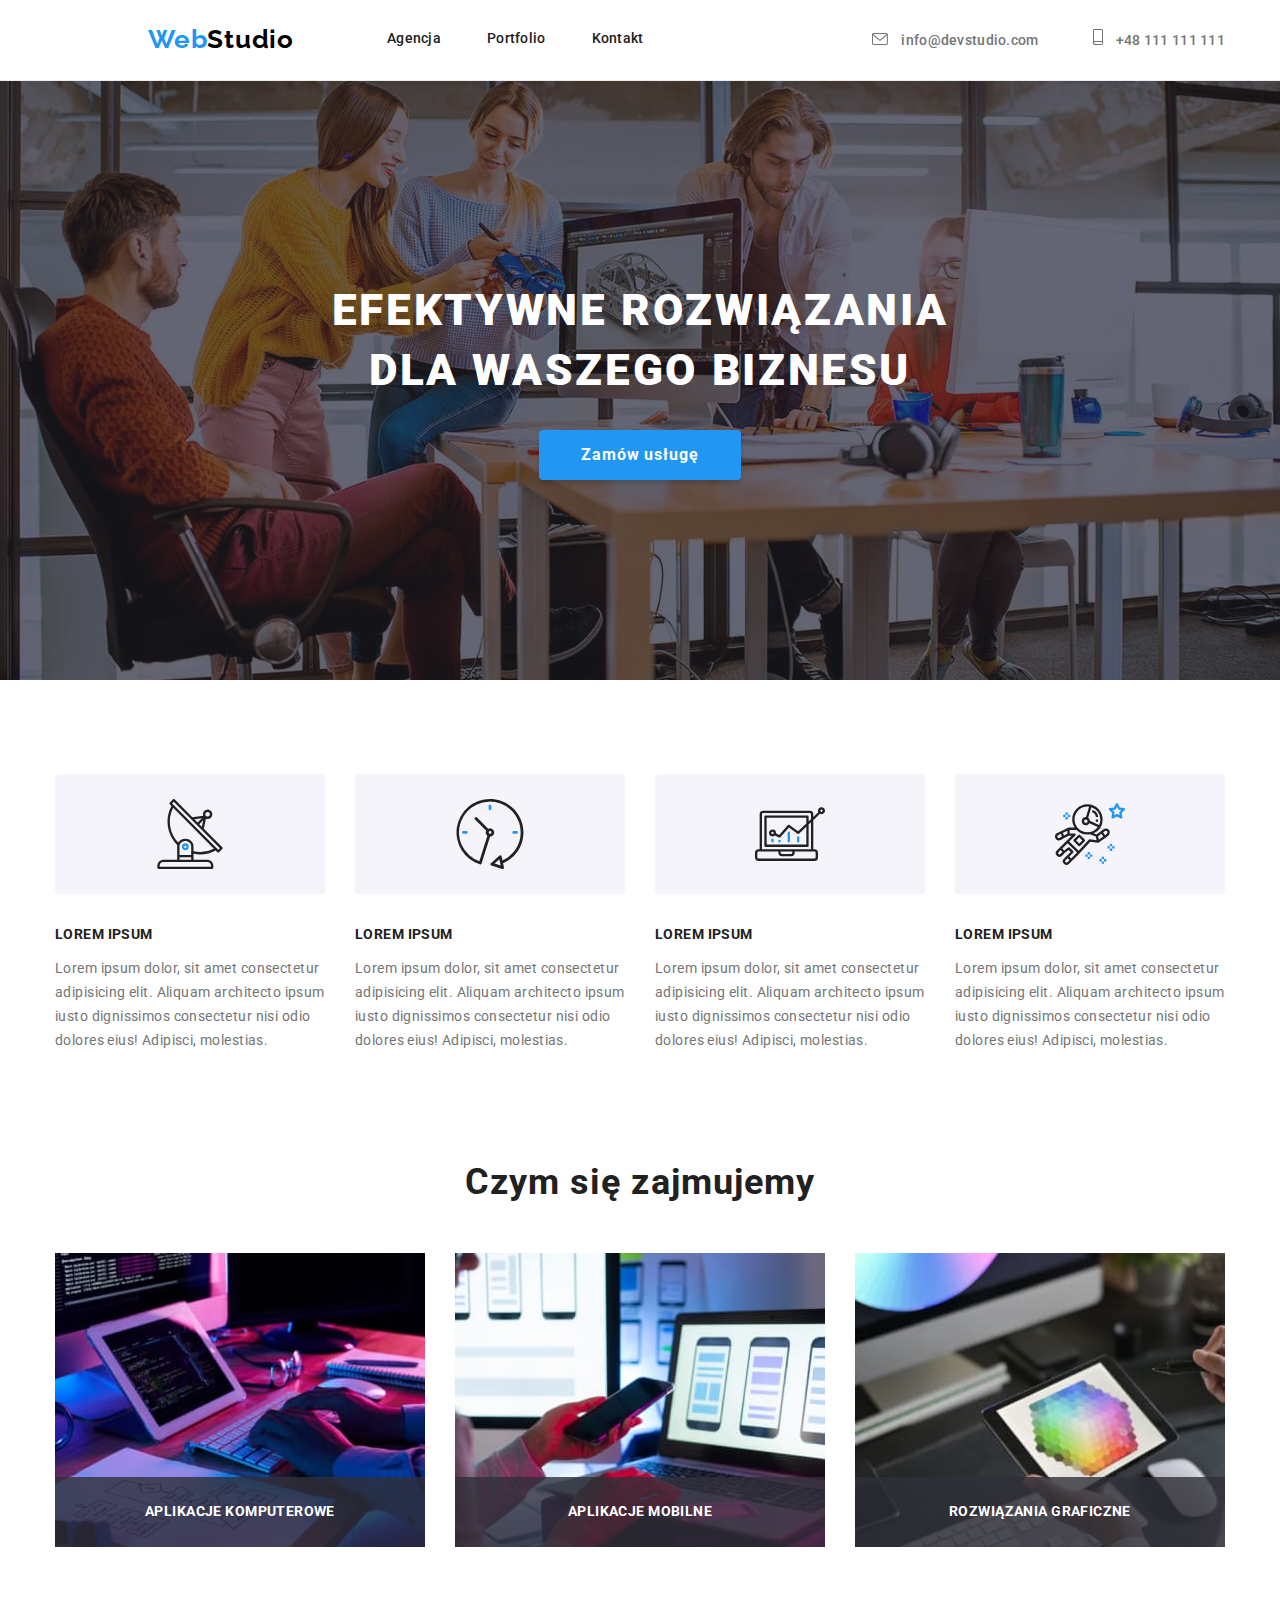
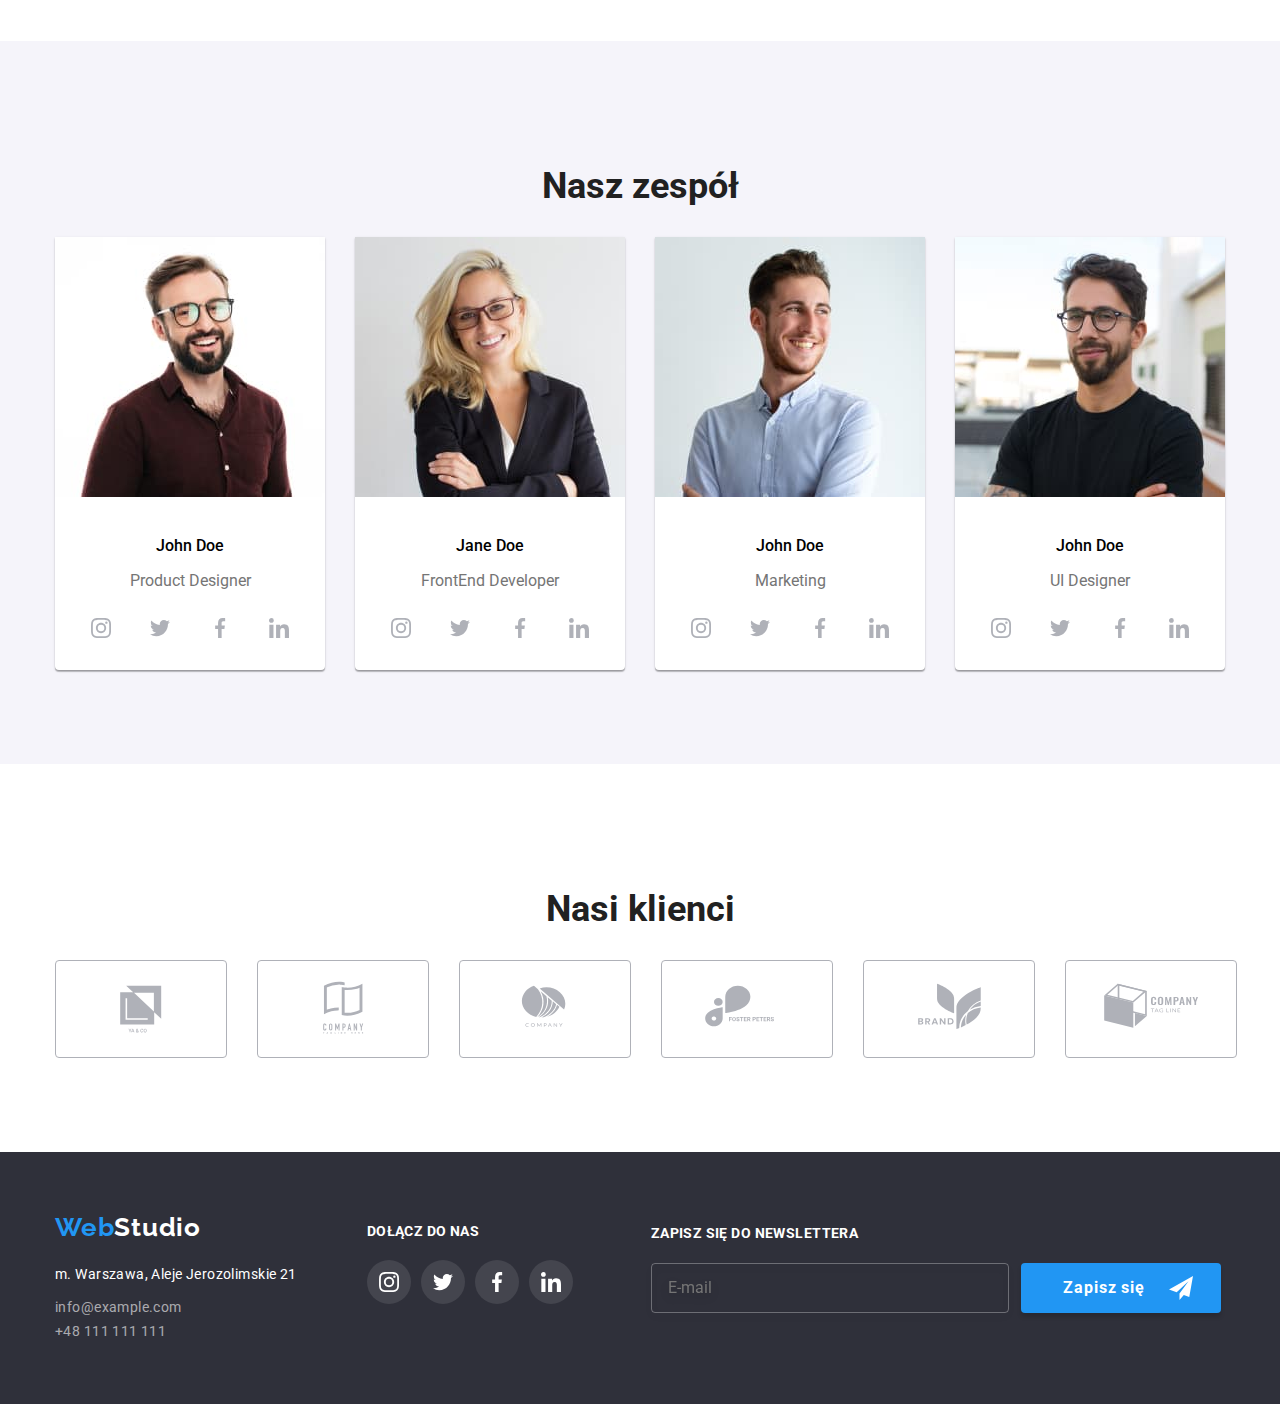
<file: index.html>
<!DOCTYPE html>
<html lang="pl">

<head>
    <meta charset="UTF-8">
    <meta http-equiv="X-UA-Compatible" content="IE=edge">
    <meta name="viewport" content="width=device-width, initial-scale=1.0">
    <title>WebStudio</title>
    <link rel="stylesheet"
        href="https://cdnjs.cloudflare.com/ajax/libs/modern-normalize/1.0.0/modern-normalize.min.css" />
    <link rel="stylesheet" href="css/main.min.css" />
    <link rel="preconnect" href="https://fonts.googleapis.com">
    <link rel="preconnect" href="https://fonts.gstatic.com" crossorigin>
    <link
        href="https://fonts.googleapis.com/css2?family=Raleway:wght@700&family=Roboto:wght@400;500;700;900&display=swap"
        rel="stylesheet">
</head>

<body>
    <header class="header">
        <div class="container">
            <div class="header__flex-box">
                <div class="nav">
                    <a class="nav__logo">
                        <span class="comp-name"><a class="comp-name" href="index.html"><span
                                    class="comp-name--logo-color">Web</span>Studio</a></span>
                    </a>
                    <nav>
                        <ul class="nav__menu">
                            <li class="nav__menu-item"><a class="nav__menu-link" href="agencja.html">Agencja</a></li>
                            <li class="nav__menu-item"><a class="nav__menu-link" href="portfolio.html">Portfolio</a>
                            </li>
                            <li class="nav__menu-item"><a class="nav__menu-link" href="kontakt.html">Kontakt</a></li>
                        </ul>
                    </nav>
                </div>
                <div>
                    <a class="nav-contact" href="mailto:info@devstudio.com">
                        <svg class="nav-contact__icon" width="16" height="12">
                            <use href="images/icons.svg#icon-envelope"></use>
                        </svg>
                        info@devstudio.com</a>
                    <a class="nav-contact" href="tel:+48111111111">
                        <svg class="nav-contact__icon" width="10" height="16">
                            <use href="images/icons.svg#icon-smartphone"></use>
                        </svg>
                        +48 111 111 111</a>
                </div>
            </div>
        </div>
    </header>

    <main>
        <div class="main-header">
            <div class="container">
                <div class="main-header__items">
                    <h1 class="main-header__text">EFEKTYWNE ROZWIĄZANIA DLA WASZEGO BIZNESU</h1>
                    <button data-modal-open type="button" class="main-header__button">Zamów usługę</button>
                    <div data-modal class="backdrop is-hidden">
                        <div class="modal-box">
                            <div class="modal-box__button">
                                <button data-modal-close class="modal-box__button-close">X</button>
                            </div>
                            <form class="form">
                                <p class="form__header">
                                    Zostaw swoje dane w formularzu poniżej
                                </p>
                                <div class="form__inputs">
                                    <label class="form__label">
                                        <span class="form__text">Imię</span>
                                        <svg class="form__icon" width="18" height="18">
                                            <use href="images/icons2.svg#icon-person-black"></use>
                                        </svg>
                                        <input class="form__input" type="text" name="username-modal" />
                                    </label>
                                    <label class="form__label">
                                        <span class="form__text">Telefon</span>
                                        <svg class="form__icon" width="18" height="18">
                                            <use href="images/icons2.svg#icon-phone-black"></use>
                                        </svg>
                                        <input class="form__input" type="tel" name="telephone-modal" />
                                    </label>
                                    <label class="form__label">
                                        <span class="form__text">Email</span>
                                        <svg class="form__icon" width="18" height="18">
                                            <use href="images/icons2.svg#icon-email-black"></use>
                                        </svg>
                                        <input class="form__input" type="email" name="email-modal" />
                                    </label>
                                    <label class="form__label">
                                        <span class="form__text">Komentarz</span>
                                        <textarea class="form__comment" name="comment-modal"
                                            placeholder="Wprowadź tekst"></textarea>
                                    </label>
                                </div>
                                <div class="form__checkbox">
                                    <input class="form__checkbox-input" id="rules-checkbox" type="checkbox" />
                                    <label class="form__checkbox-label" for="rules-checkbox">
                                        <span class="checkbox-icon">
                                            <svg width="16px" height="15px">
                                                <use href="images/icons2.svg#icon-check"></use>
                                            </svg>
                                        </span>
                                        <span class="checkbox-rules">
                                            Oświadczam iż akceptuję
                                            <a href="#">Regulamin</a>
                                            i
                                            <a href="#">Politykę Prywatności</a>.
                                        </span>
                                    </label>
                                </div>
                                <button class="form__submit-button" type="submit">
                                    Wyślij
                                </button>
                            </form>
                        </div>
                    </div>
                </div>
            </div>
        </div>
        <div class="section container">
            <ul class="advantages">
                <li class="advantages__item">
                    <svg class="advantages__icon" width="270" height="120">
                        <use href="images/icons.svg#icon-Group-1"></use>
                    </svg>
                    <h3 class="advantages__title">LOREM IPSUM</h3>
                    <p class="advantages__text">Lorem ipsum dolor, sit amet consectetur adipisicing elit.
                        Aliquam
                        architecto ipsum iusto
                        dignissimos consectetur nisi odio dolores eius! Adipisci, molestias.</p>
                </li>
                <li class="advantages__item">
                    <svg class="advantages__icon" width="270" height="120">
                        <use href="images/icons.svg#icon-Group-2"></use>
                    </svg>
                    <h3 class="advantages__title">LOREM IPSUM</h3>
                    <p class="advantages__text">Lorem ipsum dolor, sit amet consectetur adipisicing elit.
                        Aliquam
                        architecto ipsum iusto
                        dignissimos consectetur nisi odio dolores eius! Adipisci, molestias.</p>
                </li>
                <li class="advantages__item">
                    <svg class="advantages__icon" width="270" height="120">
                        <use href="images/icons.svg#icon-Group-3"></use>
                    </svg>
                    <h3 class="advantages__title">LOREM IPSUM</h3>
                    <p class="advantages__text">Lorem ipsum dolor, sit amet consectetur adipisicing elit.
                        Aliquam
                        architecto ipsum iusto
                        dignissimos consectetur nisi odio dolores eius! Adipisci, molestias.</p>
                </li>
                <li class="advantages__item">
                    <svg class="advantages__icon" width="270" height="120">
                        <use href="images/icons.svg#icon-Group-4"></use>
                    </svg>
                    <h3 class="advantages__title">LOREM IPSUM</h3>
                    <p class="advantages__text">Lorem ipsum dolor, sit amet consectetur adipisicing elit.
                        Aliquam
                        architecto ipsum iusto
                        dignissimos consectetur nisi odio dolores eius! Adipisci, molestias.</p>
                </li>
            </ul>
            <div class="what-we-do">
                Czym się zajmujemy
                <ul class="what-we-do__list">
                    <li class="what-we-do__item">
                        <img class="what-we-do__img" src="images/img3.jpg" width="370" height="294" alt="backend" />
                        <p class="what-we-do__text">Aplikacje komputerowe</p>
                    </li>
                    <li class="what-we-do__item">
                        <img class="what-we-do__img" src="images/img2.jpg" width="370" height="294"
                            alt="multiplatform" />
                        <p class="what-we-do__text">Aplikacje mobilne</p>
                    </li>
                    <li class="what-we-do__item">
                        <img class="what-we-do__img" src="images/img1.jpg" width="370" height="294" alt="UI/UX" />
                        <p class="what-we-do__text">Rozwiązania graficzne</p>
                    </li>
                </ul>
            </div>
        </div>
        <div class="team">
            <div class="section container">
                <h2 class="section-header">Nasz zespół</h2>
                <ul class="team__members">
                    <li>
                        <figure class="team-member">
                            <img src="images/j1.jpg" width="270" height="260" alt="John Doe - Product Designer" />
                            <figcaption class="team-member__caption">
                                <h3 class="team-member__name">John Doe</h3>
                                <p>Product Designer</p>
                                <ul class="social-icons-list">
                                    <li>
                                        <a class="social-icons" href="https://www.instagram.com/">
                                            <svg class="social-icons__icon" width="44" height="44">
                                                <use href="images/icons.svg#icon-instagram-2"></use>
                                            </svg>
                                        </a>
                                    </li>
                                    <li>
                                        <a class="social-icons" href="https://https://twitter.com/">
                                            <svg class="social-icons__icon" width="44" height="44">
                                                <use href="images/icons.svg#icon-twitter-1"></use>
                                            </svg>
                                        </a>
                                    </li>
                                    <li>
                                        <a class="social-icons" href="https://www.facebook.com/">
                                            <svg class="social-icons__icon" width="44" height="44">
                                                <use href="images/icons.svg#icon-facebook-1"></use>
                                            </svg>
                                        </a>
                                    </li>
                                    <li>
                                        <a class="social-icons" href="https://https://www.linkedin.com/">
                                            <svg class="social-icons__icon" width="44" height="44">
                                                <use href="images/icons.svg#icon-linkedin-1"></use>
                                            </svg>
                                        </a>
                                    </li>
                                </ul>
                            </figcaption>
                        </figure>
                    </li>
                    <li>
                        <figure class="team-member">
                            <img src="images/j2.jpg" width="270" height="260" alt="Jane doe - Frontend Developer" />
                            <figcaption class="team-member__caption">
                                <h3 class="team-member__name">Jane Doe</h3>
                                <p>FrontEnd Developer</p>
                                <ul class="social-icons-list">
                                    <li>
                                        <a class="social-icons" href="https://www.instagram.com/">
                                            <svg class="social-icons__icon" width="44" height="44">
                                                <use href="images/icons.svg#icon-instagram-2"></use>
                                            </svg>
                                        </a>
                                    </li>
                                    <li>
                                        <a class="social-icons" href="https://https://twitter.com/">
                                            <svg class="social-icons__icon" width="44" height="44">
                                                <use href="images/icons.svg#icon-twitter-1"></use>
                                            </svg>
                                        </a>
                                    </li>
                                    <li>
                                        <a class="social-icons" href="https://www.facebook.com/">
                                            <svg class="social-icons__icon" width="44" height="44">
                                                <use href="images/icons.svg#icon-facebook-1"></use>
                                            </svg>
                                        </a>
                                    </li>
                                    <li>
                                        <a class="social-icons" href="https://https://www.linkedin.com/">
                                            <svg class="social-icons__icon" width="44" height="44">
                                                <use href="images/icons.svg#icon-linkedin-1"></use>
                                            </svg>
                                        </a>
                                    </li>
                                </ul>
                            </figcaption>
                        </figure>
                    </li>
                    <li>
                        <figure class="team-member">
                            <img src="images/j3.jpg" width="270" height="260" alt="John Doe - Marketing Specialist" />
                            <figcaption class="team-member__caption">
                                <h3 class="team-member__name">John Doe</h3>
                                <p>Marketing</p>
                                <ul class="social-icons-list">
                                    <li>
                                        <a class="social-icons" href="https://www.instagram.com/">
                                            <svg class="social-icons__icon" width="44" height="44">
                                                <use href="images/icons.svg#icon-instagram-2"></use>
                                            </svg>
                                        </a>
                                    </li>
                                    <li>
                                        <a class="social-icons" href="https://https://twitter.com/">
                                            <svg class="social-icons__icon" width="44" height="44">
                                                <use href="images/icons.svg#icon-twitter-1"></use>
                                            </svg>
                                        </a>
                                    </li>
                                    <li>
                                        <a class="social-icons" href="https://www.facebook.com/">
                                            <svg class="social-icons__icon" width="44" height="44">
                                                <use href="images/icons.svg#icon-facebook-1"></use>
                                            </svg>
                                        </a>
                                    </li>
                                    <li>
                                        <a class="social-icons" href="https://https://www.linkedin.com/">
                                            <svg class="social-icons__icon" width="44" height="44">
                                                <use href="images/icons.svg#icon-linkedin-1"></use>
                                            </svg>
                                        </a>
                                    </li>
                                </ul>
                            </figcaption>
                        </figure>
                    </li>
                    <li>
                        <figure class="team-member">
                            <img src="images/j4.jpg" width="270" height="260" alt="John Doe - UI Designer" />
                            <figcaption class="team-member__caption">
                                <h3 class="team-member__name">John Doe</h3>
                                <p>UI Designer</p>
                                <ul class="social-icons-list">
                                    <li>
                                        <a class="social-icons" href="https://www.instagram.com/">
                                            <svg class="social-icons__icon" width="44" height="44">
                                                <use href="images/icons.svg#icon-instagram-2"></use>
                                            </svg>
                                        </a>
                                    </li>
                                    <li>
                                        <a class="social-icons" href="https://https://twitter.com/">
                                            <svg class="social-icons__icon" width="44" height="44">
                                                <use href="images/icons.svg#icon-twitter-1"></use>
                                            </svg>
                                        </a>
                                    </li>
                                    <li>
                                        <a class="social-icons" href="https://www.facebook.com/">
                                            <svg class="social-icons__icon" width="44" height="44">
                                                <use href="images/icons.svg#icon-facebook-1"></use>
                                            </svg>
                                        </a>
                                    </li>
                                    <li>
                                        <a class="social-icons" href="https://https://www.linkedin.com/">
                                            <svg class="social-icons__icon" width="44" height="44">
                                                <use href="images/icons.svg#icon-linkedin-1"></use>
                                            </svg>
                                        </a>
                                    </li>
                                </ul>
                            </figcaption>
                        </figure>
                    </li>
                </ul>
            </div>
        </div>

        <div class="section container">
            <h2 class="section-header">Nasi klienci</h2>
            <ul class="clients-list">
                <li class="clients-list__item">
                    <a class="client-link" href="#">
                        <svg class="clients-list__icon" width="170" height="92">
                            <use href="images/icons.svg#icon-Client-1"></use>
                        </svg>
                    </a>
                </li>
                <li class="clients-list__item">
                    <a class="client-link" href="#">
                        <svg class="clients-list__icon" width="170" height="92">
                            <use href="images/icons.svg#icon-Client-2"></use>
                        </svg>
                    </a>
                </li>
                <li class="clients-list__item">
                    <a class="client-link" href="#">
                        <svg class="clients-list__icon" width="170" height="92">
                            <use href="images/icons.svg#icon-Client-3"></use>
                        </svg>
                    </a>
                </li>
                <li class="clients-list__item">
                    <a class="client-link" href="#">
                        <svg class="clients-list__icon" width="170" height="92">
                            <use href="images/icons.svg#icon-Client-4"></use>
                        </svg>
                    </a>
                </li>
                <li class="clients-list__item">
                    <a class="client-link" href="#">
                        <svg class="clients-list__icon" width="170" height="92">
                            <use href="images/icons.svg#icon-Client-5"></use>
                        </svg>
                    </a>
                </li>
                <li class="clients-list__item">
                    <a class="client-link" href="#">
                        <svg class="clients-list__icon" width="170" height="92">
                            <use href="images/icons.svg#icon-Client-6"></use>
                        </svg>
                    </a>
                </li>
            </ul>
        </div>
    </main>

    <footer class="nav-footer">
        <div class="container">
            <div class="footer-box">
                <div class="left-footer">
                    <a class="nav-footer__link" href="index.html">
                        <span class="nav-logo-footer"><span class="comp-name--logo-color">Web</span>Studio</span>
                    </a>
                    <address class="nav-footer__address">m. Warszawa, Aleje Jerozolimskie 21</address>
                    <ul class="nav-footer__contacts">
                        <li><a class="nav-footer__link" href="mailto:info@example.com">info@example.com</a></li>
                        <li><a class="nav-footer__link" href="tel:+48111111111">+48 111 111 111</a></li>
                    </ul>
                </div>
                <div class="socials-footer">
                    <h5 class="text-footer">Dołącz do nas</h5>
                    <ul class="social-icons-list-footer">
                        <li class="social-icons-list-footer__item">
                            <a class="social-icons" href="https://www.instagram.com/">
                                <svg class="social-icons__icon-footer" width="44" height="44">
                                    <use href="images/icons.svg#icon-instagram-2"></use>
                                </svg>
                            </a>
                        </li>
                        <li class="social-icons-list-footer__item">
                            <a class="social-icons" href="https://https://twitter.com/">
                                <svg class="social-icons__icon-footer" width="44" height="44">
                                    <use href="images/icons.svg#icon-twitter-1"></use>
                                </svg>
                            </a>
                        </li>
                        <li class="social-icons-list-footer__item">
                            <a class="social-icons" href="https://www.facebook.com/">
                                <svg class="social-icons__icon-footer" width="44" height="44">
                                    <use href="images/icons.svg#icon-facebook-1"></use>
                                </svg>
                            </a>
                        </li>
                        <li class="social-icons-list-footer__item">
                            <a class="social-icons" href="https://https://www.linkedin.com/">
                                <svg class="social-icons__icon-footer" width="44" height="44">
                                    <use href="images/icons.svg#icon-linkedin-1"></use>
                                </svg>
                            </a>
                        </li>
                    </ul>
                </div>
                <form class="newsletter-footer">
                    <label for="email-newsletter">
                        <span class="newsletter-footer__header">Zapisz się do newslettera</span>
                    </label>
                    <div class="newsletter-footer__input">
                        <input class="input-newsletter" type="email" name="email-newsletter" id="email-newsletter"
                            placeholder="E-mail" />
                        <button class="newsletter-footer__button" type="submit">
                            Zapisz się
                            <svg width="24" height="24">
                                <use href="images/icons2.svg#icon-send"></use>
                            </svg>
                        </button>
                    </div>
                </form>
            </div>
        </div>
    </footer>
    <script src="./js/modal.js"></script>
</body>

</html>
</file>
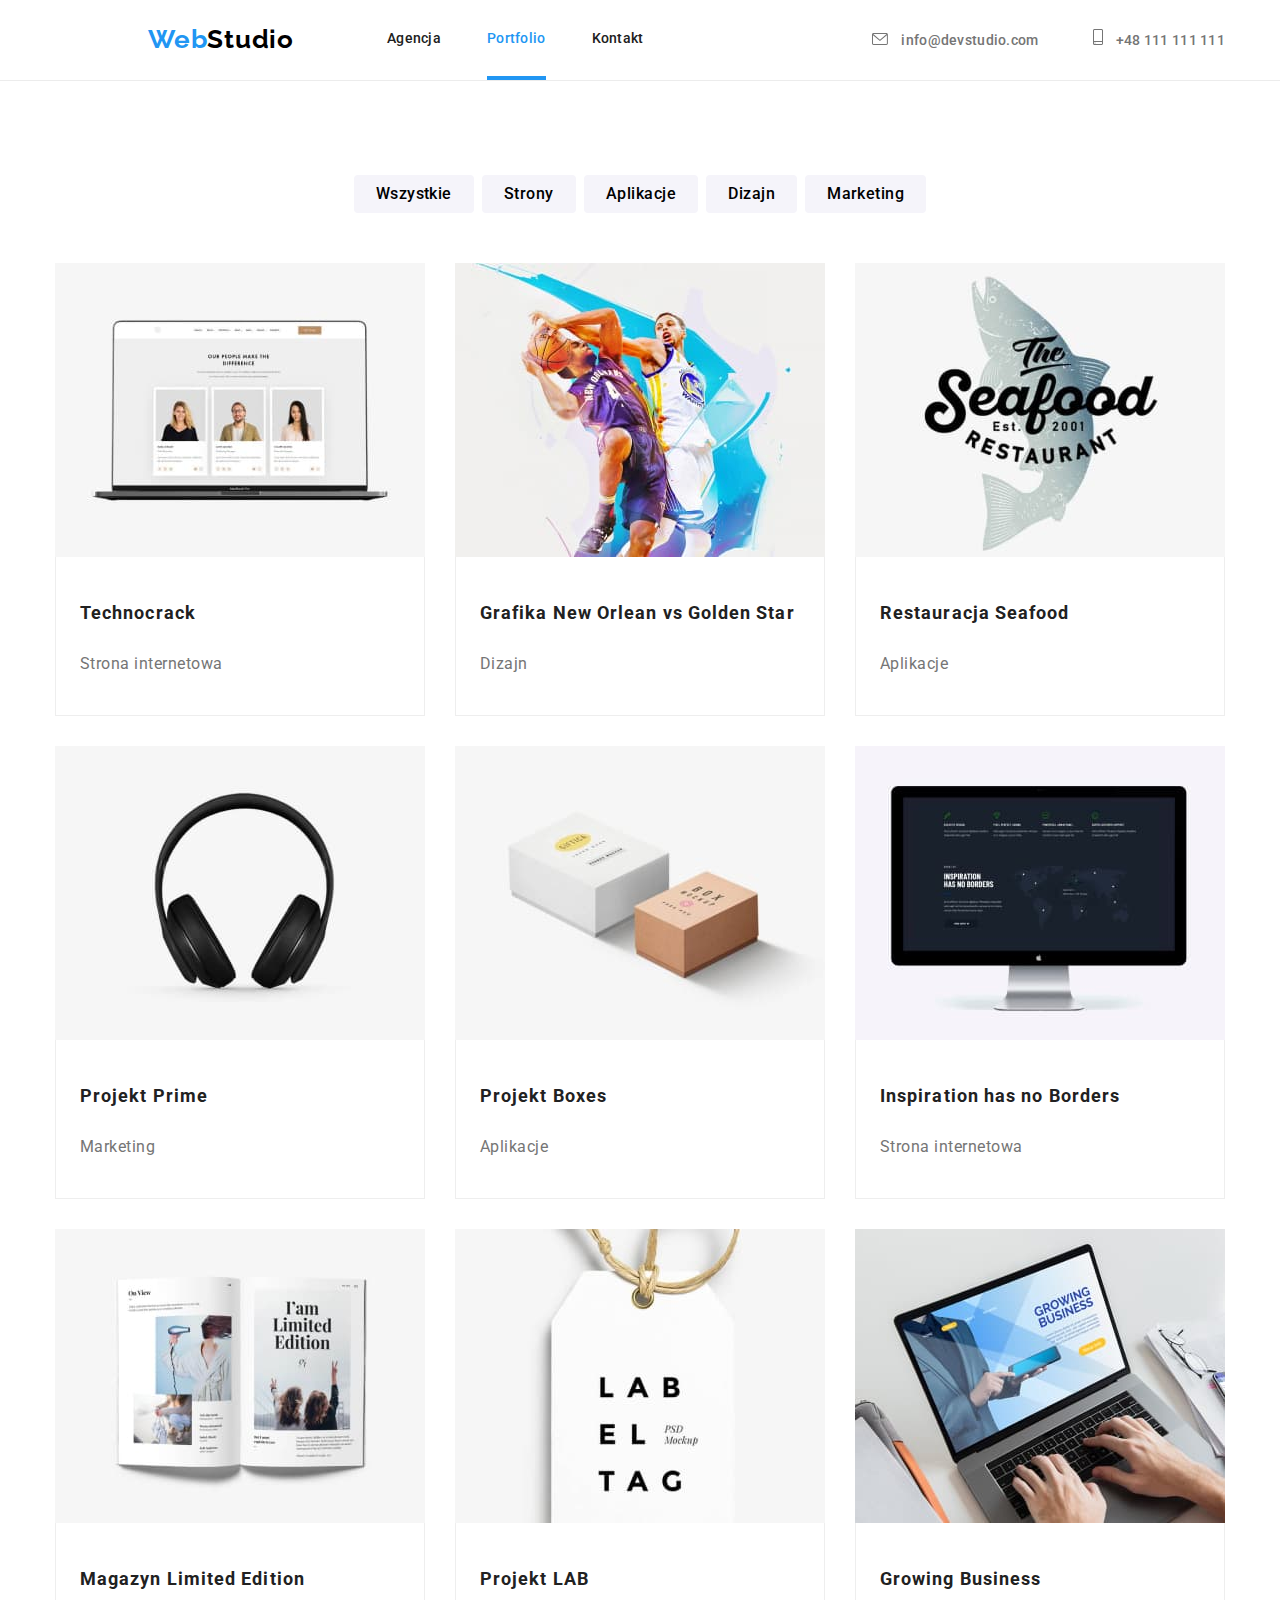
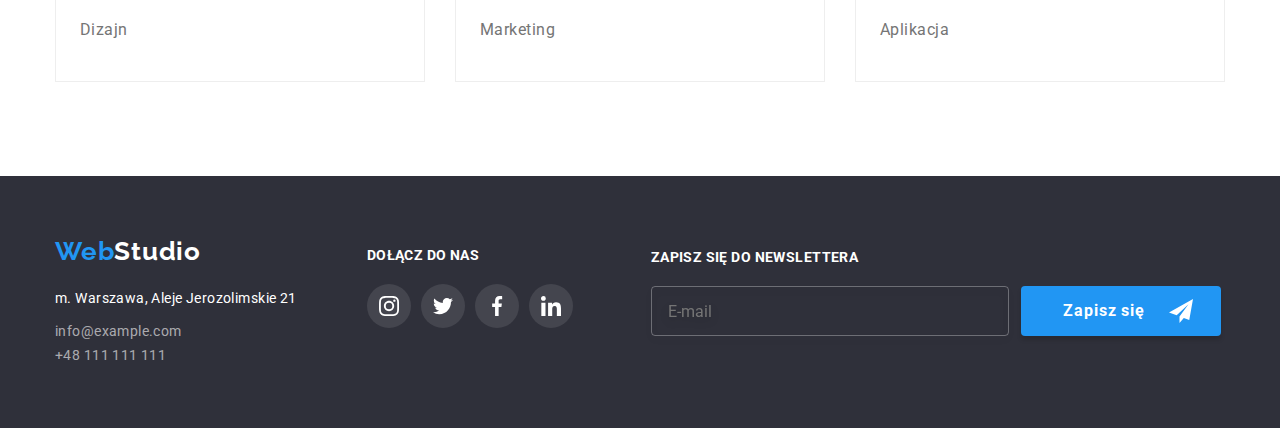
<file: portfolio.html>
<!DOCTYPE html>
<html lang="pl">

<head>
    <meta charset="UTF-8">
    <meta http-equiv="X-UA-Compatible" content="IE=edge">
    <meta name="viewport" content="width=device-width, initial-scale=1.0">
    <title>WebStudio</title>
    <link rel="stylesheet"
        href="https://cdnjs.cloudflare.com/ajax/libs/modern-normalize/1.0.0/modern-normalize.min.css" />
    <link rel="stylesheet" href="css/main.min.css" />
    <link rel="preconnect" href="https://fonts.googleapis.com">
    <link rel="preconnect" href="https://fonts.gstatic.com" crossorigin>
    <link
        href="https://fonts.googleapis.com/css2?family=Raleway:wght@700&family=Roboto:wght@400;500;700;900&display=swap"
        rel="stylesheet">
</head>

<body>
    <header class="header">
        <div class="container">
            <div class="header__flex-box">
                <div class="nav">
                    <a class="nav__logo">
                        <span class="comp-name"><a class="comp-name" href="index.html"><span
                                    class="comp-name--logo-color">Web</span>Studio</a></span>
                    </a>
                    <nav>
                        <ul class="nav__menu">
                            <li class="nav__menu-item"><a class="nav__menu-link" href="agencja.html">Agencja</a></li>
                            <li class="nav__menu-item"><a class="nav__menu-link current-page"
                                    href="portfolio.html">Portfolio</a>
                            </li>
                            <li class="nav__menu-item"><a class="nav__menu-link" href="kontakt.html">Kontakt</a></li>
                        </ul>
                    </nav>
                </div>
                <div>
                    <a class="nav-contact" href="mailto:info@devstudio.com">
                        <svg class="nav-contact__icon" width="16" height="12">
                            <use href="images/icons.svg#icon-envelope"></use>
                        </svg>
                        info@devstudio.com</a>
                    <a class="nav-contact" href="tel:+48111111111">
                        <svg class="nav-contact__icon" width="10" height="16">
                            <use href="images/icons.svg#icon-smartphone"></use>
                        </svg>
                        +48 111 111 111</a>
                </div>
            </div>
        </div>
    </header>

    <main>
        <div class="section container">
            <div>
                <ul class="portfolio-buttons">
                    <li><button type="button">Wszystkie</button></li>
                    <li><button type="button">Strony</button></li>
                    <li><button type="button">Aplikacje</button></li>
                    <li><button type="button">Dizajn</button></li>
                    <li><button type="button">Marketing</button></li>
                </ul>
            </div>
            <div>
                <ul class="portfolio">
                    <li>
                        <figure class="portfolio__figure">
                            <div class="portfolio__image">
                                <img class="portfolio__img" src="images/portfolio1.jpg" width="370" height="294"
                                    alt="" />
                                <div class="portfolio__overlay">
                                    <p>
                                        Lorem ipsum dolor sit amet consectetur adipisicing elit. Reprehenderit aut
                                        sequi saepe animi, nisi deleniti explicabo, dicta aliquid officiis eaque
                                        rem!
                                    </p>
                                </div>
                            </div>
                            <figcaption class="portfolio__caption">
                                <h3>Technocrack</h3>
                                <p>Strona internetowa</p>
                            </figcaption>
                        </figure>
                    </li>
                    <li>
                        <figure class="portfolio__figure">
                            <div class="portfolio__image">
                                <img class="portfolio__img" src="images/portfolio2.jpg" width="370" height="294"
                                    alt="" />
                                <div class="portfolio__overlay">
                                    <p>
                                        Lorem ipsum dolor sit amet consectetur adipisicing elit. Reprehenderit aut
                                        sequi saepe animi, nisi deleniti
                                        explicabo, dicta aliquid officiis eaque rem!
                                    </p>
                                </div>
                            </div>
                            <figcaption class="portfolio__caption">
                                <h3>Grafika New Orlean vs Golden Star</h3>
                                <p>Dizajn</p>
                            </figcaption>
                        </figure>
                    </li>
                    <li>
                        <figure class="portfolio__figure">
                            <div class="portfolio__image">
                                <img class="portfolio__img" src="images/portfolio3.jpg" width="370" height="294"
                                    alt="" />
                                <div class="portfolio__overlay">
                                    <p>
                                        Lorem ipsum dolor sit amet consectetur adipisicing elit. Reprehenderit aut
                                        sequi saepe animi, nisi deleniti
                                        explicabo, dicta aliquid officiis eaque rem!
                                    </p>
                                </div>
                            </div>
                            <figcaption class="portfolio__caption">
                                <h3>Restauracja Seafood</h3>
                                <p>Aplikacje</p>
                            </figcaption>
                        </figure>
                    </li>
                    <li>
                        <figure class="portfolio__figure">
                            <div class="portfolio__image">
                                <img class="portfolio__img" src="images/portfolio4.jpg" width="370" height="294"
                                    alt="" />
                                <div class="portfolio__overlay">
                                    <p>
                                        Lorem ipsum dolor sit amet consectetur adipisicing elit. Reprehenderit aut
                                        sequi saepe animi, nisi deleniti
                                        explicabo, dicta aliquid officiis eaque rem!
                                    </p>
                                </div>
                            </div>
                            <figcaption class="portfolio__caption">
                                <h3>Projekt Prime</h3>
                                <p>Marketing</p>
                            </figcaption>
                        </figure>
                    </li>
                    <li>
                        <figure class="portfolio__figure">
                            <div class="portfolio__image">
                                <img class="portfolio__img" src="images/portfolio5.jpg" width="370" height="294"
                                    alt="" />
                                <div class="portfolio__overlay">
                                    <p>
                                        Lorem ipsum dolor sit amet consectetur adipisicing elit. Reprehenderit aut
                                        sequi saepe animi, nisi deleniti
                                        explicabo, dicta aliquid officiis eaque rem!
                                    </p>
                                </div>
                            </div>
                            <figcaption class="portfolio__caption">
                                <h3>Projekt Boxes</h3>
                                <p>Aplikacje</p>
                            </figcaption>
                        </figure>
                    </li>
                    <li>
                        <figure class="portfolio__figure">
                            <div class="portfolio__image">
                                <img class="portfolio__img" src="images/portfolio6.jpg" width="370" height="294"
                                    alt="" />
                                <div class="portfolio__overlay">
                                    <p>
                                        Lorem ipsum dolor sit amet consectetur adipisicing elit. Reprehenderit aut
                                        sequi saepe animi, nisi deleniti
                                        explicabo, dicta aliquid officiis eaque rem!
                                    </p>
                                </div>
                            </div>
                            <figcaption class="portfolio__caption">
                                <h3>Inspiration has no Borders</h3>
                                <p>Strona internetowa</p>
                            </figcaption>
                        </figure>
                    </li>
                    <li>
                        <figure class="portfolio__figure">
                            <div class="portfolio__image">
                                <img class="portfolio__img" src="images/portfolio7.jpg" width="370" height="294"
                                    alt="" />
                                <div class="portfolio__overlay">
                                    <p>
                                        Lorem ipsum dolor sit amet consectetur adipisicing elit. Reprehenderit aut
                                        sequi saepe animi, nisi deleniti
                                        explicabo, dicta aliquid officiis eaque rem!
                                    </p>
                                </div>
                            </div>
                            <figcaption class="portfolio__caption">
                                <h3>Magazyn Limited Edition</h3>
                                <p>Dizajn</p>
                            </figcaption>
                        </figure>
                    </li>
                    <li>
                        <figure class="portfolio__figure">
                            <div class="portfolio__image">
                                <img class="portfolio__img" src="images/portfolio8.jpg" width="370" height="294"
                                    alt="" />
                                <div class="portfolio__overlay">
                                    <p>
                                        Lorem ipsum dolor sit amet consectetur adipisicing elit. Reprehenderit aut
                                        sequi saepe animi, nisi deleniti
                                        explicabo, dicta aliquid officiis eaque rem!
                                    </p>
                                </div>
                            </div>
                            <figcaption class="portfolio__caption">
                                <h3>Projekt LAB</h3>
                                <p>Marketing</p>
                            </figcaption>
                        </figure>
                    </li>
                    <li>
                        <figure class="portfolio__figure">
                            <div class="portfolio__image">
                                <img class="portfolio__img" src="images/portfolio9.jpg" width="370" height="294"
                                    alt="" />
                                <div class="portfolio__overlay">
                                    <p>
                                        Lorem ipsum dolor sit amet consectetur adipisicing elit. Reprehenderit aut
                                        sequi saepe animi, nisi deleniti
                                        explicabo, dicta aliquid officiis eaque rem!
                                    </p>
                                </div>
                            </div>
                            <figcaption class="portfolio__caption">
                                <h3>Growing Business</h3>
                                <p>Aplikacja</p>
                            </figcaption>
                        </figure>
                    </li>
                </ul>
            </div>
        </div>
        </div>
    </main>

    <footer class="nav-footer">
        <div class="container">
            <div class="footer-box">
                <div class="left-footer">
                    <a class="nav-footer__link" href="index.html">
                        <span class="nav-logo-footer"><span class="comp-name--logo-color">Web</span>Studio</span>
                    </a>
                    <address class="nav-footer__address">m. Warszawa, Aleje Jerozolimskie 21</address>
                    <ul class="nav-footer__contacts">
                        <li><a class="nav-footer__link" href="mailto:info@example.com">info@example.com</a></li>
                        <li><a class="nav-footer__link" href="tel:+48111111111">+48 111 111 111</a></li>
                    </ul>
                </div>
                <div class="socials-footer">
                    <h5 class="text-footer">Dołącz do nas</h5>
                    <ul class="social-icons-list-footer">
                        <li class="social-icons-list-footer__item">
                            <a class="social-icons" href="https://www.instagram.com/">
                                <svg class="social-icons__icon-footer" width="44" height="44">
                                    <use href="images/icons.svg#icon-instagram-2"></use>
                                </svg>
                            </a>
                        </li>
                        <li class="social-icons-list-footer__item">
                            <a class="social-icons" href="https://https://twitter.com/">
                                <svg class="social-icons__icon-footer" width="44" height="44">
                                    <use href="images/icons.svg#icon-twitter-1"></use>
                                </svg>
                            </a>
                        </li>
                        <li class="social-icons-list-footer__item">
                            <a class="social-icons" href="https://www.facebook.com/">
                                <svg class="social-icons__icon-footer" width="44" height="44">
                                    <use href="images/icons.svg#icon-facebook-1"></use>
                                </svg>
                            </a>
                        </li>
                        <li class="social-icons-list-footer__item">
                            <a class="social-icons" href="https://https://www.linkedin.com/">
                                <svg class="social-icons__icon-footer" width="44" height="44">
                                    <use href="images/icons.svg#icon-linkedin-1"></use>
                                </svg>
                            </a>
                        </li>
                    </ul>
                </div>
                <form class="newsletter-footer">
                    <label for="email-newsletter">
                        <span class="newsletter-footer__header">Zapisz się do newslettera</span>
                    </label>
                    <div class="newsletter-footer__input">
                        <input class="input-newsletter" type="email" name="email-newsletter" id="email-newsletter"
                            placeholder="E-mail" />
                        <button class="newsletter-footer__button" type="submit">
                            Zapisz się
                            <svg width="24" height="24">
                                <use href="images/icons2.svg#icon-send"></use>
                            </svg>
                        </button>
                    </div>
                </form>
            </div>
        </div>
    </footer>
</body>

</html>
</file>
<file: css/main.min.css>
.advantages,.nav__menu,.social-icons-list{list-style-type:none}.nav-footer__contacts a,.nav__menu-link{transition:color 250ms cubic-bezier(.4, 0, .2, 1)}.nav-footer li,.portfolio,.team__members,.what-we-do__list{list-style:none}body{font-family:Roboto,Raleway,sans-serif;color:#212121;margin:auto;box-shadow:12px 0 15px -4px rgba(0,0,0,.2),-12px 0 15px -4px rgba(0,0,0,.2)}ul{padding:0;margin:0}.container{max-width:1200px;margin:0 auto;padding-right:15px;padding-left:15px}.section{padding-top:94px;padding-bottom:94px}.section-header{font-weight:700;font-size:36px;line-height:1.17;text-align:center}.header{border-bottom:1px solid #ececec}.header__flex-box{display:flex;align-items:center;justify-content:space-between;padding-top:24px;padding-bottom:25px}.nav{display:flex;justify-content:flex-start;align-items:center}.nav__menu{display:flex;gap:46px}.nav__menu-item{font-weight:500;font-size:14px;line-height:1.14;letter-spacing:.02em}.comp-name,.nav__logo{font-weight:700;font-size:26px;line-height:1.19;letter-spacing:.03em;font-family:Raleway;text-decoration:none}.nav__menu-link{text-decoration:none;color:#212121;position:relative}.comp-name--logo-color,.nav a:focus,.nav a:hover,.nav-contact:focus,.nav-contact:hover,.nav-contact__icon:focus,.nav-contact__icon:hover,.nav__menu-link.current-page{color:#2196f3}.nav__menu-link.current-page::after{width:100%;background-color:#2196f3}.nav__menu-link::after{content:"";width:0;height:4px;position:absolute;bottom:-34px;right:0;background:#2196f3;transition:width 250ms,left 250ms}.nav__menu-link:hover::after{width:100%;left:0}.comp-name{color:#000;margin-right:93px}.nav-contact{font-size:14px;font-weight:500;line-height:1.14;letter-spacing:.02em;color:#757575;padding-left:50px;text-decoration:none}.nav-contact__icon{margin-right:10px;fill:#757575}.main-header{background-color:#2f303a;background-image:linear-gradient(to bottom,rgba(47,48,58,.4),rgba(47,48,58,.4)),url(../images/main-header-bg-photo.jpg);background-size:cover;background-position:0 -150px}.main-header__items{display:flex;flex-direction:column;align-items:center}.main-header__text{width:696px;font-weight:900;font-size:44px;line-height:1.36;letter-spacing:.06em;text-align:center;text-transform:uppercase;color:#fff;margin-top:200px}.main-header__button{background-color:#2196f3;cursor:pointer;font-weight:700;font-size:16px;color:#fff;line-height:1.875;box-shadow:0 4px 4px rgba(0,0,0,.15);border-radius:4px;border:none;margin-bottom:200px;padding:10px 42px;letter-spacing:.06em}.main-header__button:hover{cursor:pointer}.main-header__button:hover .backdrop{transform:scale(1,1);opacity:1}.backdrop{cursor:not-allowed;display:flex;background-color:rgba(0,0,0,.2);position:fixed;top:0;left:0;right:0;bottom:0;transition:transform .5s,opacity .5s;z-index:1}.is-hidden{visibility:hidden;opacity:0;pointer-events:none}.modal-box{width:528px;height:581px;background-color:#fff;cursor:initial;margin:auto;padding:8px;box-shadow:0 1px 3px rgba(0,0,0,.12),0 1px 1px rgba(0,0,0,.14),0 2px 1px rgba(0,0,0,.2);border-radius:4px}.modal-box__button{display:flex;justify-content:flex-end}.modal-box__button-close{width:30px;height:30px;padding:6px;border-radius:50%;background-color:#fff;border:1px solid rgba(0,0,0,.1);display:block}.modal-box__button-close:hover{border:1px solid #000;cursor:pointer}.form{text-align:center;padding:2px 32px 32px}.form__header{font-weight:700;font-size:20px;line-height:1.15;text-align:center;letter-spacing:.03em;color:#212121;margin-bottom:12px}.form__checkbox,.form__label{font-weight:400;display:flex}.form__inputs{display:flex;flex-direction:column;justify-content:space-between;width:448px;height:342px;margin:auto}.form__label{font-size:12px;line-height:1.167;letter-spacing:.01em;color:#757575;flex-direction:column;align-items:flex-start;position:relative;padding-top:10px}.form__label:focus-within{fill:#2196f3}.form__text{padding-bottom:4px}.form__input{width:448px;height:40px;border:1px solid rgba(33,33,33,.2);border-radius:4px;padding:11px 11px 11px 42px}.form__input:focus{border-color:#2196f3;outline:0}.form__input:focus-within .icon-modal{fill:#2196f3}.form__icon{position:absolute;bottom:11px;left:12px}.form__comment{width:448px;height:120px;border:1px solid rgba(33,33,33,.2);border-radius:4px;padding:12px 16px;resize:none}.form__comment:focus-within{border-color:#2196f3;outline:0}.form__comment::placeholder{font-weight:400;font-size:12px;line-height:1.17;letter-spacing:.01em;color:rgba(117,117,117,.5)}.form__checkbox{margin-top:20px;font-size:14px;line-height:1.71;letter-spacing:.03em;color:#2196f3;justify-content:center;align-items:center;position:relative}.form__checkbox a,.nav-footer a:focus,.nav-footer a:hover{color:#2196f3}.form__checkbox-input{position:absolute;-moz-appearance:none;-webkit-appearance:none;appearance:none}.form__checkbox-input:checked+.form__checkbox-label .checkbox-icon svg{visibility:visible}.form__checkbox-label{user-select:none;cursor:pointer;padding:6px 8px;border-radius:6px;overflow:hidden;display:flex}.form__checkbox-label .checkbox-icon{position:relative;width:16px;height:15px;top:4px;border-radius:3px;border:2px solid #212121}.form__checkbox-label .checkbox-icon svg{position:absolute;top:-2px;left:-2px;visibility:hidden;transition:visibility 250ms cubic-bezier(.4, 0, .2, 1)}.checkbox-rules{padding-left:8px;color:#757575}.form__submit-button{width:200px;height:50px;padding:10px 76px;border:none;background:#2196f3;box-shadow:0 4px 4px rgba(0,0,0,.15);border-radius:4px;font-weight:700;font-size:16px;line-height:1.88;text-align:center;letter-spacing:.06em;color:#fff;margin-top:30px;cursor:pointer}.advantages{display:flex;justify-content:space-around;gap:30px;margin-bottom:94px}.advantages__item{width:270px;text-align:left;font-size:14px;list-style:none;display:inline-block}.advantages__title{font-weight:700;line-height:1.14;font-size:14px;letter-spacing:.03em;margin-top:30px;margin-bottom:10px}.advantages__text{color:#757575;line-height:1.71;letter-spacing:.03em}.what-we-do{font-weight:700;font-size:36px;line-height:1.17;letter-spacing:.03em;text-align:center}.what-we-do__list{display:flex;margin-top:50px;justify-content:space-between;background-color:#fff;gap:30px}.what-we-do__item{position:relative}.portfolio__img,.what-we-do__img{display:block}.what-we-do__text{position:absolute;width:370px;height:70px;font-weight:700;font-size:14px;line-height:1.14;letter-spacing:.03em;text-transform:uppercase;color:#fff;background-color:rgba(47,48,58,.8);display:flex;justify-content:center;align-items:center;bottom:-14px}.team{background-color:#f5f4fa}.team__members{display:flex;justify-content:space-around;gap:30px}.team-member{background:#fff;box-shadow:0 1px 3px rgba(0,0,0,.12),0 1px 1px rgba(0,0,0,.14),0 2px 1px rgba(0,0,0,.2);border-radius:0 0 4px 4px;text-align:center;margin:0}.team-member__name{font-weight:500;font-size:16px;color:#000}.nav-footer__address,.nav-footer__contacts{font-size:14px;line-height:1.71;letter-spacing:.03em}.team-member__caption{color:#757575;text-align:center;padding:20px 24px}.social-icons-list{display:flex;justify-content:space-between;margin-top:16px}.clients-list,.social-icons-list-footer{justify-content:space-between;list-style-type:none}.social-icons{display:flex;text-decoration:none;color:#afb1b8;transition:color 250ms cubic-bezier(.4, 0, .2, 1),background-color 250ms cubic-bezier(.4, 0, .2, 1);border-radius:50%}.social-icons__icon{padding:12px;fill:currentColor}.social-icons:focus,.social-icons:hover{background-color:#2196f3;color:#fff;border-radius:50%}.clients-list{display:flex;gap:30px}.clients-list__item{color:#afb1b8;border:1px solid #afb1b8;border-radius:4px;transition:color 250ms cubic-bezier(.4, 0, .2, 1),border 250ms cubic-bezier(.4, 0, .2, 1)}.client-link{color:currentColor}.clients-list__icon{fill:currentColor}.clients-list__item:focus,.clients-list__item:hover{border:1px solid #2196f3;color:#2196f3;cursor:pointer}.nav-footer__address{font-style:normal;color:#fff;margin-top:20px;margin-bottom:9px}.nav-footer__contacts a{color:rgba(255,255,255,.6)}.footer-box{display:inline-flex}.nav-footer{background-color:#2f303a;padding-top:60px;padding-bottom:60px}.nav-footer__link{text-decoration:none;color:#fff}.nav-logo-footer{color:#fff;font-family:Raleway;font-weight:700;font-size:26px;line-height:1.19;letter-spacing:.03em;text-decoration:none;margin-right:93px}.newsletter-footer__header,.text-footer{font-size:14px;line-height:1.14;letter-spacing:.03em;text-transform:uppercase;font-weight:700;color:#fff}.socials-footer{margin-left:70px}.text-footer{margin-bottom:20px;margin-top:12px}.social-icons-list-footer{display:flex;gap:10px}.social-icons-list-footer__item{border-radius:50%;background-color:rgba(255,255,255,.1019607843);color:#fff;text-align:center}.social-icons__icon-footer{padding:12px;fill:#ffffff}.newsletter-footer{width:570px;height:86px;margin-top:12px;margin-left:78px}.newsletter-footer__input{display:flex;justify-content:space-between;margin-top:20px}.input-newsletter{width:358px;height:50px;border:1px solid rgba(255,255,255,.3);border-radius:4px;padding:15px 16px;background-color:transparent;filter:drop-shadow(0px 4px 4px rgba(0, 0, 0, .15));outline:0;color:#fff}.input-newsletter:focus{border:1px solid #2196f3}.newsletter-footer__button{width:200px;height:50px;background:#2196f3;box-shadow:0 4px 4px rgba(0,0,0,.15);border-radius:4px;border:none;font-weight:700;font-size:16px;line-height:1.88;display:flex;align-items:center;justify-content:space-between;letter-spacing:.06em;color:#fff;padding:10px 28px 10px 42px}.newsletter-footer__button:hover{cursor:pointer}.portfolio-buttons{list-style-type:none;display:flex;justify-content:center;gap:8px;margin-bottom:50px;font-weight:500}.portfolio-buttons button{border-radius:4px;border:none;font-weight:500;font-size:16px;line-height:1.62;letter-spacing:.03em;padding:6px 22px;background-color:#f5f4fa;cursor:pointer;color:#000;transition:color 250ms cubic-bezier(.4, 0, .2, 1),box-shadow 250ms cubic-bezier(.4, 0, .2, 1),background-color 250ms cubic-bezier(.4, 0, .2, 1)}.portfolio-buttons button:hover{background-color:#2196f3;color:#fff;box-shadow:0 3px 1px rgba(0,0,0,.1),0 1px 2px rgba(0,0,0,.08),0 2px 2px rgba(0,0,0,.12)}.portfolio{display:flex;margin:0;flex-wrap:wrap;gap:30px}.portfolio__figure{margin:0;transition:box-shadow 250ms cubic-bezier(.4, 0, .2, 1)}.portfolio__figure:hover .portfolio__overlay{transform:translateY(0)}.portfolio__figure:focus,.portfolio__figure:hover{box-shadow:0 1px 1px rgba(0,0,0,.12),0 4px 4px rgba(0,0,0,.06),1px 4px 6px rgba(0,0,0,.16);cursor:pointer}.portfolio__image{position:relative;width:370px;height:294px;overflow:hidden}.portfolio__overlay{position:absolute;bottom:0;width:100%;height:100%;background-color:#2196f3;opacity:.9;transform:translateY(101%);transition:transform 250ms cubic-bezier(.4, 0, .2, 1);font-weight:400;font-size:18px;line-height:1.56;letter-spacing:.03em;color:#fff;padding:49px 45px 49px 24px}.portfolio__caption{padding:20px 24px;border-right:1px solid #eee;border-bottom:1px solid #eee;border-left:1px solid #eee}.portfolio__caption h3{font-weight:700;font-size:18px;line-height:2;letter-spacing:.06em;margin-bottom:4 px}.portfolio__caption p{font-size:16x;line-height:1.88;letter-spacing:.03em;color:#757575}
</file>
